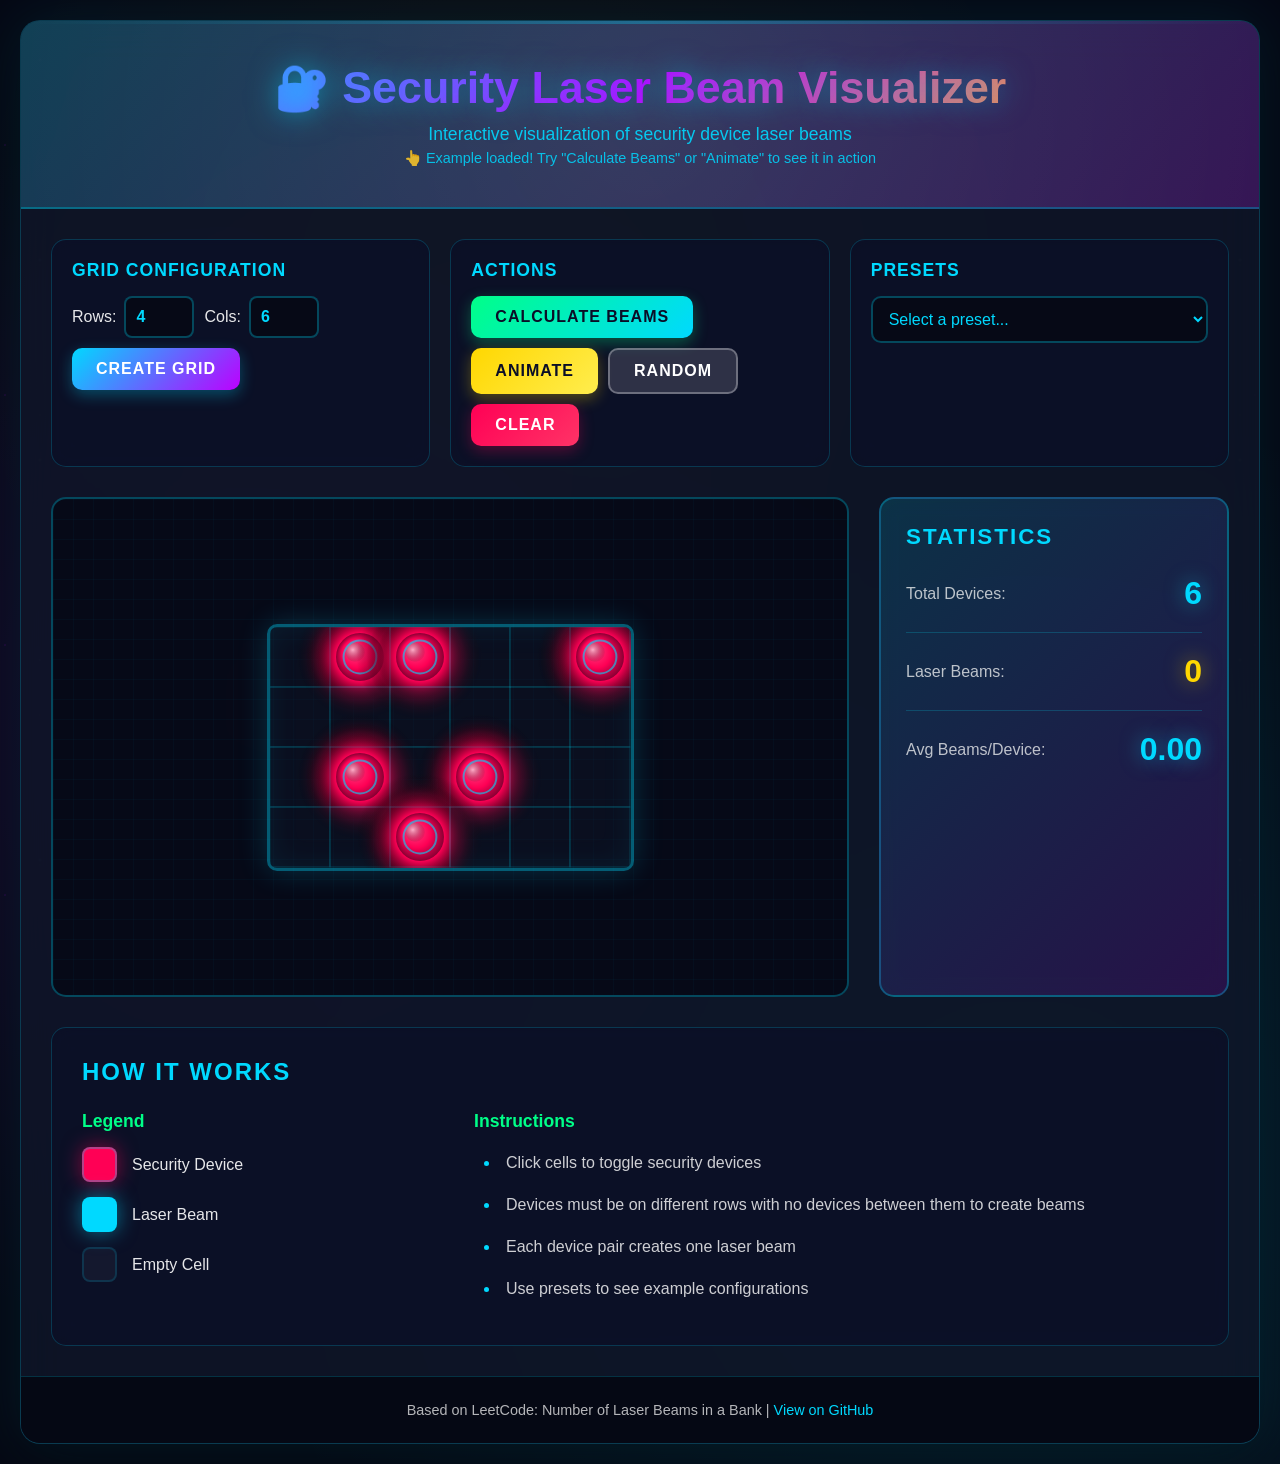
<file: index.html>
<!DOCTYPE html>
<html lang="en">
<head>
    <meta charset="UTF-8">
    <meta name="viewport" content="width=device-width, initial-scale=1.0">
    <title>Security Laser Beam Visualizer</title>
    <link rel="stylesheet" href="styles.css">
</head>
<body>
    <div class="container">
        <header>
            <h1>🔐 Security Laser Beam Visualizer</h1>
            <p class="subtitle">Interactive visualization of security device laser beams</p>
            <p class="subtitle" style="font-size: 0.9rem; margin-top: 5px; opacity: 0.85;">
                👆 Example loaded! Try "Calculate Beams" or "Animate" to see it in action
            </p>
        </header>

        <main>
            <div class="controls">
                <div class="control-group">
                    <h3>Grid Configuration</h3>
                    <div class="input-row">
                        <label>Rows: <input type="number" id="rows" value="8" min="1" max="30"></label>
                        <label>Cols: <input type="number" id="cols" value="8" min="1" max="30"></label>
                        <button id="createGrid" class="btn btn-primary">Create Grid</button>
                    </div>
                </div>

                <div class="control-group">
                    <h3>Actions</h3>
                    <div class="button-row">
                        <button id="calculate" class="btn btn-success">Calculate Beams</button>
                        <button id="animate" class="btn btn-info">Animate</button>
                        <button id="random" class="btn btn-secondary">Random</button>
                        <button id="clear" class="btn btn-danger">Clear</button>
                    </div>
                </div>

                <div class="control-group">
                    <h3>Presets</h3>
                    <select id="presets" class="preset-select">
                        <option value="">Select a preset...</option>
                        <option value="example1">Example 1 (8 beams)</option>
                        <option value="example2">No Beams</option>
                        <option value="maxBeams">Maximum Beams</option>
                        <option value="sparse">Sparse Layout</option>
                    </select>
                </div>
            </div>

            <div class="visualization">
                <div class="grid-container">
                    <canvas id="gridCanvas"></canvas>
                    <div id="animationInfo" class="animation-info" style="display: none;">
                        <h4>⚡ Algorithm Progress</h4>
                        <div id="animationStep" class="animation-step"></div>
                        <div class="progress-bar">
                            <div id="progressFill" class="progress-fill"></div>
                        </div>
                    </div>
                </div>

                <div class="stats">
                    <h3>Statistics</h3>
                    <div class="stat-item">
                        <span class="stat-label">Total Devices:</span>
                        <span id="totalDevices" class="stat-value">0</span>
                    </div>
                    <div class="stat-item">
                        <span class="stat-label">Laser Beams:</span>
                        <span id="totalBeams" class="stat-value highlight">0</span>
                    </div>
                    <div class="stat-item">
                        <span class="stat-label">Avg Beams/Device:</span>
                        <span id="avgBeams" class="stat-value">0.00</span>
                    </div>
                </div>
            </div>

            <div class="info-section">
                <h3>How It Works</h3>
                <div class="info-content">
                    <div class="legend">
                        <h4>Legend</h4>
                        <div class="legend-item">
                            <span class="device-indicator"></span> Security Device
                        </div>
                        <div class="legend-item">
                            <span class="beam-indicator"></span> Laser Beam
                        </div>
                        <div class="legend-item">
                            <span class="empty-indicator"></span> Empty Cell
                        </div>
                    </div>
                    <div class="instructions">
                        <h4>Instructions</h4>
                        <ul>
                            <li>Click cells to toggle security devices</li>
                            <li>Devices must be on different rows with no devices between them to create beams</li>
                            <li>Each device pair creates one laser beam</li>
                            <li>Use presets to see example configurations</li>
                        </ul>
                    </div>
                </div>
            </div>
        </main>

        <footer>
            <p>Based on LeetCode: Number of Laser Beams in a Bank |
               <a href="https://github.com/plasmacat420/smart-security-beam-tracker" target="_blank">View on GitHub</a></p>
        </footer>
    </div>

    <script src="visualizer.js"></script>
</body>
</html>
</file>
<file: styles.css>
* {
    margin: 0;
    padding: 0;
    box-sizing: border-box;
}

:root {
    --primary-color: #00d9ff;
    --secondary-color: #bd00ff;
    --accent-color: #ffd700;
    --success-color: #00ff88;
    --danger-color: #ff0055;
    --dark-bg: #0a0e27;
    --darker-bg: #050814;
    --card-bg: rgba(15, 23, 42, 0.8);
    --device-color: #ff0055;
    --beam-color: #00d9ff;
    --glow-color: rgba(0, 217, 255, 0.5);
}

@keyframes float {
    0%, 100% { transform: translateY(0px); }
    50% { transform: translateY(-20px); }
}

@keyframes pulse {
    0%, 100% { opacity: 1; }
    50% { opacity: 0.5; }
}

@keyframes glow {
    0%, 100% {
        box-shadow: 0 0 20px var(--glow-color),
                    0 0 40px var(--glow-color);
    }
    50% {
        box-shadow: 0 0 30px var(--glow-color),
                    0 0 60px var(--glow-color),
                    0 0 80px var(--glow-color);
    }
}

@keyframes scan-line {
    0% { transform: translateY(-100%); }
    100% { transform: translateY(100%); }
}

body {
    font-family: 'Segoe UI', 'Roboto', sans-serif;
    background: var(--darker-bg);
    background-image:
        radial-gradient(circle at 20% 50%, rgba(189, 0, 255, 0.1) 0%, transparent 50%),
        radial-gradient(circle at 80% 80%, rgba(0, 217, 255, 0.1) 0%, transparent 50%),
        radial-gradient(circle at 40% 20%, rgba(255, 215, 0, 0.05) 0%, transparent 40%);
    min-height: 100vh;
    padding: 20px;
    color: #fff;
    position: relative;
    overflow-x: hidden;
}

/* Animated background particles */
body::before {
    content: '';
    position: fixed;
    top: 0;
    left: 0;
    width: 100%;
    height: 100%;
    background-image:
        radial-gradient(2px 2px at 20% 30%, rgba(255, 255, 255, 0.3), transparent),
        radial-gradient(2px 2px at 60% 70%, rgba(0, 217, 255, 0.3), transparent),
        radial-gradient(1px 1px at 50% 50%, rgba(189, 0, 255, 0.3), transparent),
        radial-gradient(1px 1px at 80% 10%, rgba(255, 215, 0, 0.3), transparent);
    background-size: 200px 200px, 300px 300px, 250px 250px, 150px 150px;
    background-position: 0 0, 40px 60px, 130px 270px, 70px 100px;
    animation: float 20s ease-in-out infinite;
    pointer-events: none;
    z-index: 0;
}

.container {
    max-width: 1400px;
    margin: 0 auto;
    background: var(--card-bg);
    border-radius: 20px;
    backdrop-filter: blur(20px);
    border: 1px solid rgba(0, 217, 255, 0.2);
    box-shadow:
        0 0 60px rgba(0, 217, 255, 0.1),
        0 20px 60px rgba(0, 0, 0, 0.4);
    overflow: hidden;
    position: relative;
    z-index: 1;
}

/* Scan line effect */
.container::after {
    content: '';
    position: absolute;
    top: 0;
    left: 0;
    width: 100%;
    height: 3px;
    background: linear-gradient(90deg,
        transparent,
        var(--beam-color),
        transparent);
    animation: scan-line 3s ease-in-out infinite;
    opacity: 0.3;
    pointer-events: none;
}

header {
    background: linear-gradient(135deg,
        rgba(0, 217, 255, 0.2) 0%,
        rgba(189, 0, 255, 0.2) 100%);
    padding: 40px 30px;
    text-align: center;
    border-bottom: 2px solid rgba(0, 217, 255, 0.3);
    position: relative;
    overflow: hidden;
}

header::before {
    content: '';
    position: absolute;
    top: -50%;
    left: -50%;
    width: 200%;
    height: 200%;
    background: radial-gradient(circle, rgba(255,255,255,0.1) 0%, transparent 70%);
    animation: float 8s ease-in-out infinite;
}

header h1 {
    font-size: 2.8rem;
    margin-bottom: 10px;
    background: linear-gradient(135deg, var(--beam-color), var(--secondary-color), var(--accent-color));
    -webkit-background-clip: text;
    -webkit-text-fill-color: transparent;
    background-clip: text;
    font-weight: 700;
    text-shadow: 0 0 30px rgba(0, 217, 255, 0.5);
    position: relative;
    z-index: 1;
}

.subtitle {
    opacity: 0.9;
    font-size: 1.1rem;
    color: var(--beam-color);
    position: relative;
    z-index: 1;
}

main {
    padding: 30px;
}

.controls {
    display: grid;
    grid-template-columns: repeat(auto-fit, minmax(280px, 1fr));
    gap: 20px;
    margin-bottom: 30px;
}

.control-group {
    background: rgba(10, 14, 39, 0.6);
    padding: 20px;
    border-radius: 15px;
    border: 1px solid rgba(0, 217, 255, 0.2);
    backdrop-filter: blur(10px);
    transition: all 0.3s ease;
}

.control-group:hover {
    border-color: var(--beam-color);
    box-shadow: 0 0 20px rgba(0, 217, 255, 0.2);
    transform: translateY(-2px);
}

.control-group h3 {
    margin-bottom: 15px;
    color: var(--beam-color);
    font-size: 1.1rem;
    text-transform: uppercase;
    letter-spacing: 1px;
}

.input-row, .button-row {
    display: flex;
    gap: 10px;
    flex-wrap: wrap;
}

label {
    display: flex;
    align-items: center;
    gap: 8px;
    font-weight: 500;
    color: rgba(255, 255, 255, 0.9);
}

input[type="number"] {
    width: 70px;
    padding: 10px;
    background: rgba(0, 0, 0, 0.4);
    border: 2px solid rgba(0, 217, 255, 0.3);
    border-radius: 8px;
    color: var(--beam-color);
    font-size: 1rem;
    font-weight: 600;
    transition: all 0.3s ease;
}

input[type="number"]:focus {
    outline: none;
    border-color: var(--beam-color);
    box-shadow: 0 0 15px rgba(0, 217, 255, 0.3);
}

.btn {
    padding: 12px 24px;
    border: none;
    border-radius: 10px;
    font-size: 1rem;
    font-weight: 700;
    cursor: pointer;
    transition: all 0.3s ease;
    text-transform: uppercase;
    letter-spacing: 1px;
    position: relative;
    overflow: hidden;
}

.btn::before {
    content: '';
    position: absolute;
    top: 50%;
    left: 50%;
    width: 0;
    height: 0;
    border-radius: 50%;
    background: rgba(255, 255, 255, 0.2);
    transform: translate(-50%, -50%);
    transition: width 0.6s, height 0.6s;
}

.btn:hover::before {
    width: 300px;
    height: 300px;
}

.btn:hover {
    transform: translateY(-3px);
    box-shadow: 0 5px 25px rgba(0, 217, 255, 0.4);
}

.btn:active {
    transform: translateY(-1px);
}

.btn-primary {
    background: linear-gradient(135deg, var(--beam-color), var(--secondary-color));
    color: white;
    box-shadow: 0 5px 15px rgba(0, 217, 255, 0.3);
}

.btn-success {
    background: linear-gradient(135deg, var(--success-color), var(--beam-color));
    color: var(--dark-bg);
    box-shadow: 0 5px 15px rgba(0, 255, 136, 0.3);
}

.btn-danger {
    background: linear-gradient(135deg, var(--danger-color), #ff3366);
    color: white;
    box-shadow: 0 5px 15px rgba(255, 0, 85, 0.3);
}

.btn-secondary {
    background: rgba(100, 100, 120, 0.4);
    color: white;
    border: 2px solid rgba(255, 255, 255, 0.3);
}

.btn-info {
    background: linear-gradient(135deg, var(--accent-color), #ffed4e);
    color: var(--dark-bg);
    box-shadow: 0 5px 15px rgba(255, 215, 0, 0.3);
}

.preset-select {
    width: 100%;
    padding: 12px;
    background: rgba(0, 0, 0, 0.4);
    border: 2px solid rgba(0, 217, 255, 0.3);
    border-radius: 10px;
    color: var(--beam-color);
    font-size: 1rem;
    cursor: pointer;
    transition: all 0.3s ease;
}

.preset-select:focus {
    outline: none;
    border-color: var(--beam-color);
    box-shadow: 0 0 15px rgba(0, 217, 255, 0.3);
}

.visualization {
    display: grid;
    grid-template-columns: 1fr 350px;
    gap: 30px;
    margin-bottom: 30px;
}

@media (max-width: 1024px) {
    .visualization {
        grid-template-columns: 1fr;
    }
}

.grid-container {
    display: flex;
    flex-direction: column;
    justify-content: center;
    align-items: center;
    background: rgba(5, 8, 20, 0.8);
    border-radius: 15px;
    padding: 30px;
    border: 2px solid rgba(0, 217, 255, 0.3);
    position: relative;
    min-height: 500px;
}

.grid-container::before {
    content: '';
    position: absolute;
    top: 0;
    left: 0;
    right: 0;
    bottom: 0;
    background:
        linear-gradient(90deg, rgba(0, 217, 255, 0.03) 1px, transparent 1px),
        linear-gradient(rgba(0, 217, 255, 0.03) 1px, transparent 1px);
    background-size: 20px 20px;
    border-radius: 15px;
    pointer-events: none;
}

#gridCanvas {
    border: 3px solid rgba(0, 217, 255, 0.4);
    border-radius: 10px;
    cursor: pointer;
    box-shadow:
        0 0 30px rgba(0, 217, 255, 0.2),
        inset 0 0 30px rgba(0, 217, 255, 0.1);
    position: relative;
    z-index: 1;
    transition: all 0.3s ease;
}

#gridCanvas:hover {
    border-color: var(--beam-color);
    box-shadow:
        0 0 40px rgba(0, 217, 255, 0.4),
        inset 0 0 40px rgba(0, 217, 255, 0.2);
}

.stats {
    background: linear-gradient(135deg,
        rgba(0, 217, 255, 0.15) 0%,
        rgba(189, 0, 255, 0.15) 100%);
    padding: 25px;
    border-radius: 15px;
    border: 2px solid rgba(0, 217, 255, 0.3);
    backdrop-filter: blur(10px);
}

.stats h3 {
    margin-bottom: 25px;
    font-size: 1.4rem;
    color: var(--beam-color);
    text-transform: uppercase;
    letter-spacing: 2px;
}

.stat-item {
    display: flex;
    justify-content: space-between;
    align-items: center;
    margin-bottom: 20px;
    padding-bottom: 20px;
    border-bottom: 1px solid rgba(0, 217, 255, 0.2);
}

.stat-item:last-child {
    border-bottom: none;
    margin-bottom: 0;
}

.stat-label {
    font-weight: 500;
    opacity: 0.9;
    color: rgba(255, 255, 255, 0.8);
}

.stat-value {
    font-size: 2rem;
    font-weight: 700;
    color: var(--beam-color);
    text-shadow: 0 0 20px rgba(0, 217, 255, 0.5);
    animation: pulse 2s ease-in-out infinite;
}

.stat-value.highlight {
    color: var(--accent-color);
    text-shadow: 0 0 20px rgba(255, 215, 0, 0.5);
}

.info-section {
    background: rgba(10, 14, 39, 0.6);
    padding: 30px;
    border-radius: 15px;
    border: 1px solid rgba(0, 217, 255, 0.2);
    backdrop-filter: blur(10px);
}

.info-section h3 {
    margin-bottom: 25px;
    color: var(--beam-color);
    font-size: 1.5rem;
    text-transform: uppercase;
    letter-spacing: 2px;
}

.info-content {
    display: grid;
    grid-template-columns: 1fr 2fr;
    gap: 30px;
}

@media (max-width: 768px) {
    .info-content {
        grid-template-columns: 1fr;
    }
}

.legend h4, .instructions h4 {
    margin-bottom: 15px;
    color: var(--success-color);
    font-size: 1.1rem;
}

.legend-item {
    display: flex;
    align-items: center;
    gap: 15px;
    margin-bottom: 15px;
    color: rgba(255, 255, 255, 0.9);
}

.device-indicator, .beam-indicator, .empty-indicator {
    width: 35px;
    height: 35px;
    border-radius: 8px;
    border: 2px solid rgba(0, 217, 255, 0.3);
}

.device-indicator {
    background: var(--danger-color);
    box-shadow: 0 0 20px rgba(255, 0, 85, 0.5);
    animation: glow 2s ease-in-out infinite;
}

.beam-indicator {
    background: var(--beam-color);
    box-shadow: 0 0 20px rgba(0, 217, 255, 0.5);
}

.empty-indicator {
    background: rgba(100, 100, 120, 0.2);
    opacity: 0.5;
}

.instructions ul {
    list-style-position: inside;
    line-height: 2;
    color: rgba(255, 255, 255, 0.8);
}

.instructions li {
    margin-bottom: 10px;
    padding-left: 10px;
}

.instructions li::marker {
    color: var(--beam-color);
}

footer {
    background: var(--darker-bg);
    color: rgba(255, 255, 255, 0.7);
    text-align: center;
    padding: 25px;
    font-size: 0.9rem;
    border-top: 1px solid rgba(0, 217, 255, 0.2);
}

footer a {
    color: var(--beam-color);
    text-decoration: none;
    transition: all 0.3s ease;
}

footer a:hover {
    color: var(--accent-color);
    text-shadow: 0 0 10px rgba(255, 215, 0, 0.5);
}

/* Animation panel */
.animation-info {
    background: rgba(0, 0, 0, 0.8);
    border: 2px solid var(--beam-color);
    border-radius: 10px;
    padding: 20px;
    margin-top: 20px;
    backdrop-filter: blur(10px);
}

.animation-info h4 {
    color: var(--accent-color);
    margin-bottom: 10px;
    font-size: 1.2rem;
}

.animation-step {
    color: rgba(255, 255, 255, 0.9);
    font-size: 1rem;
    line-height: 1.6;
    margin-bottom: 10px;
}

.progress-bar {
    width: 100%;
    height: 6px;
    background: rgba(0, 217, 255, 0.2);
    border-radius: 3px;
    overflow: hidden;
    margin-top: 15px;
}

.progress-fill {
    height: 100%;
    background: linear-gradient(90deg, var(--beam-color), var(--accent-color));
    width: 0%;
    transition: width 0.3s ease;
    box-shadow: 0 0 10px var(--beam-color);
}
</file>
